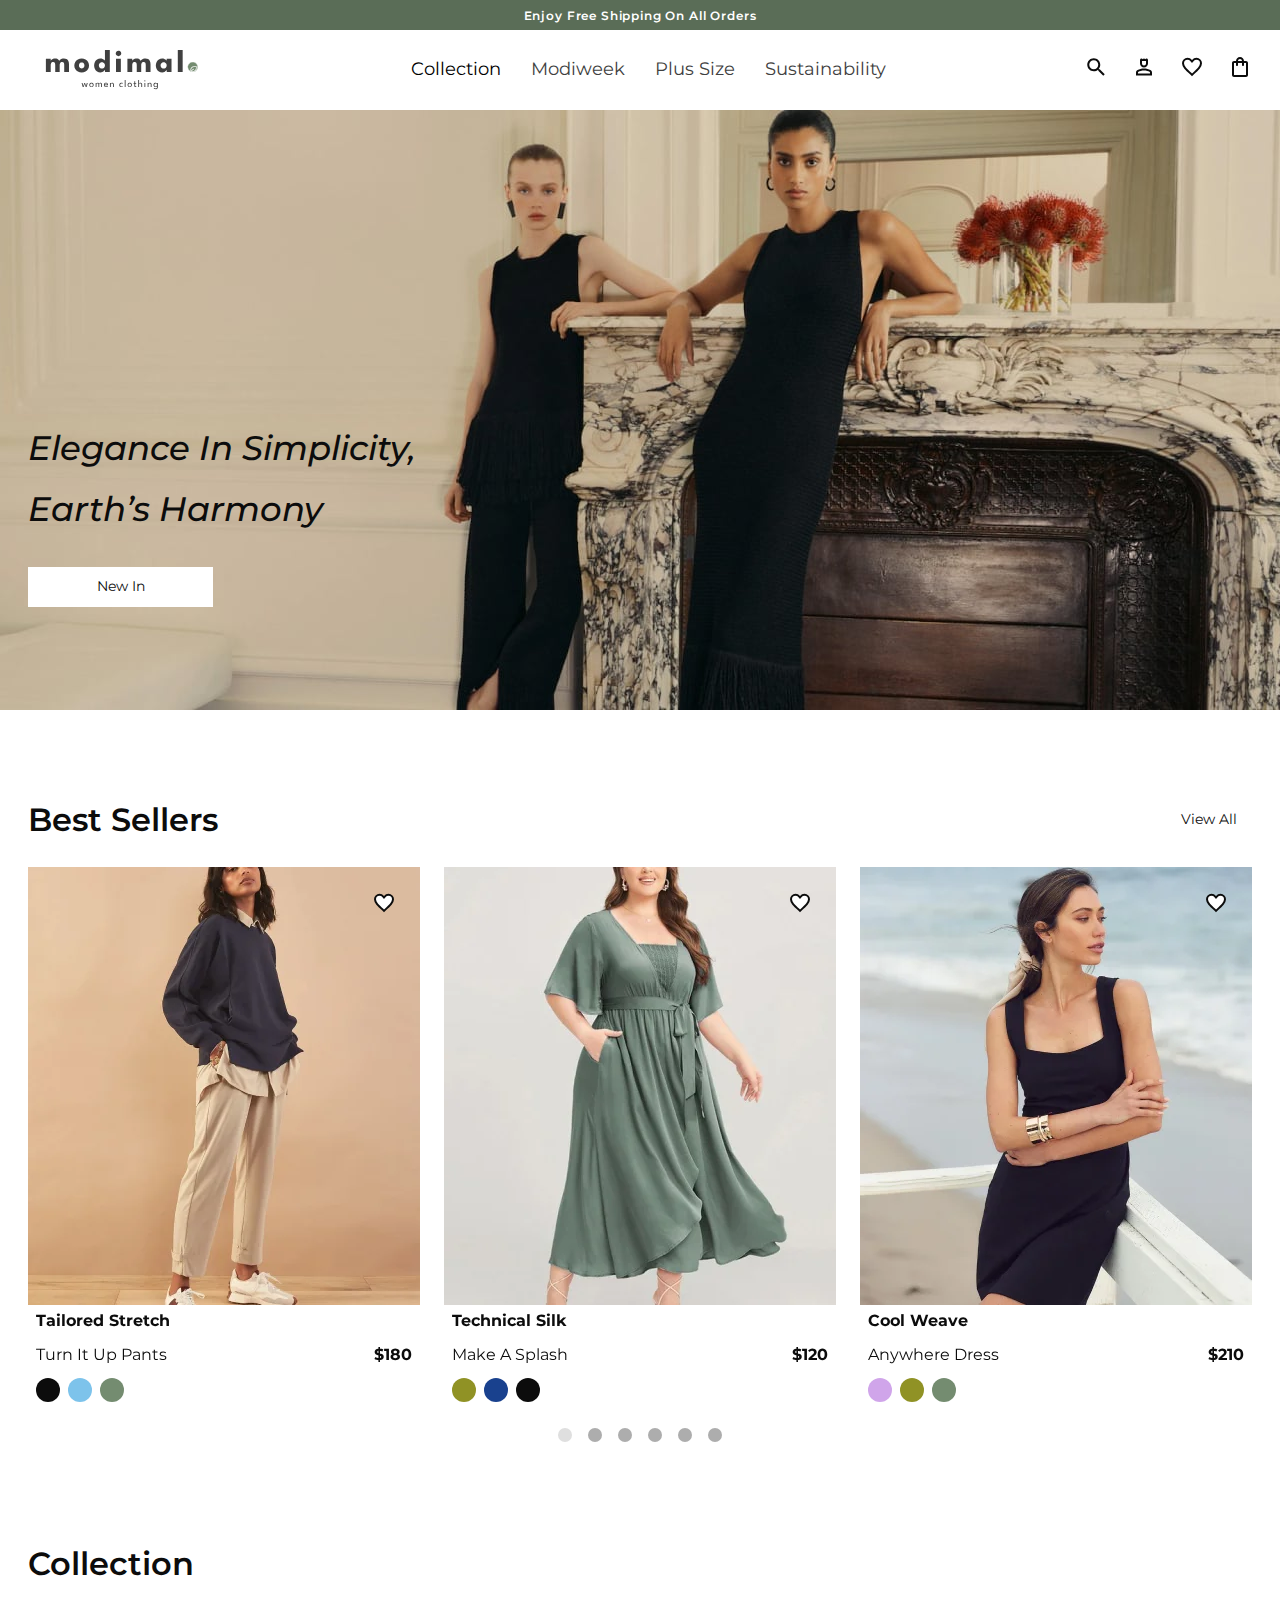
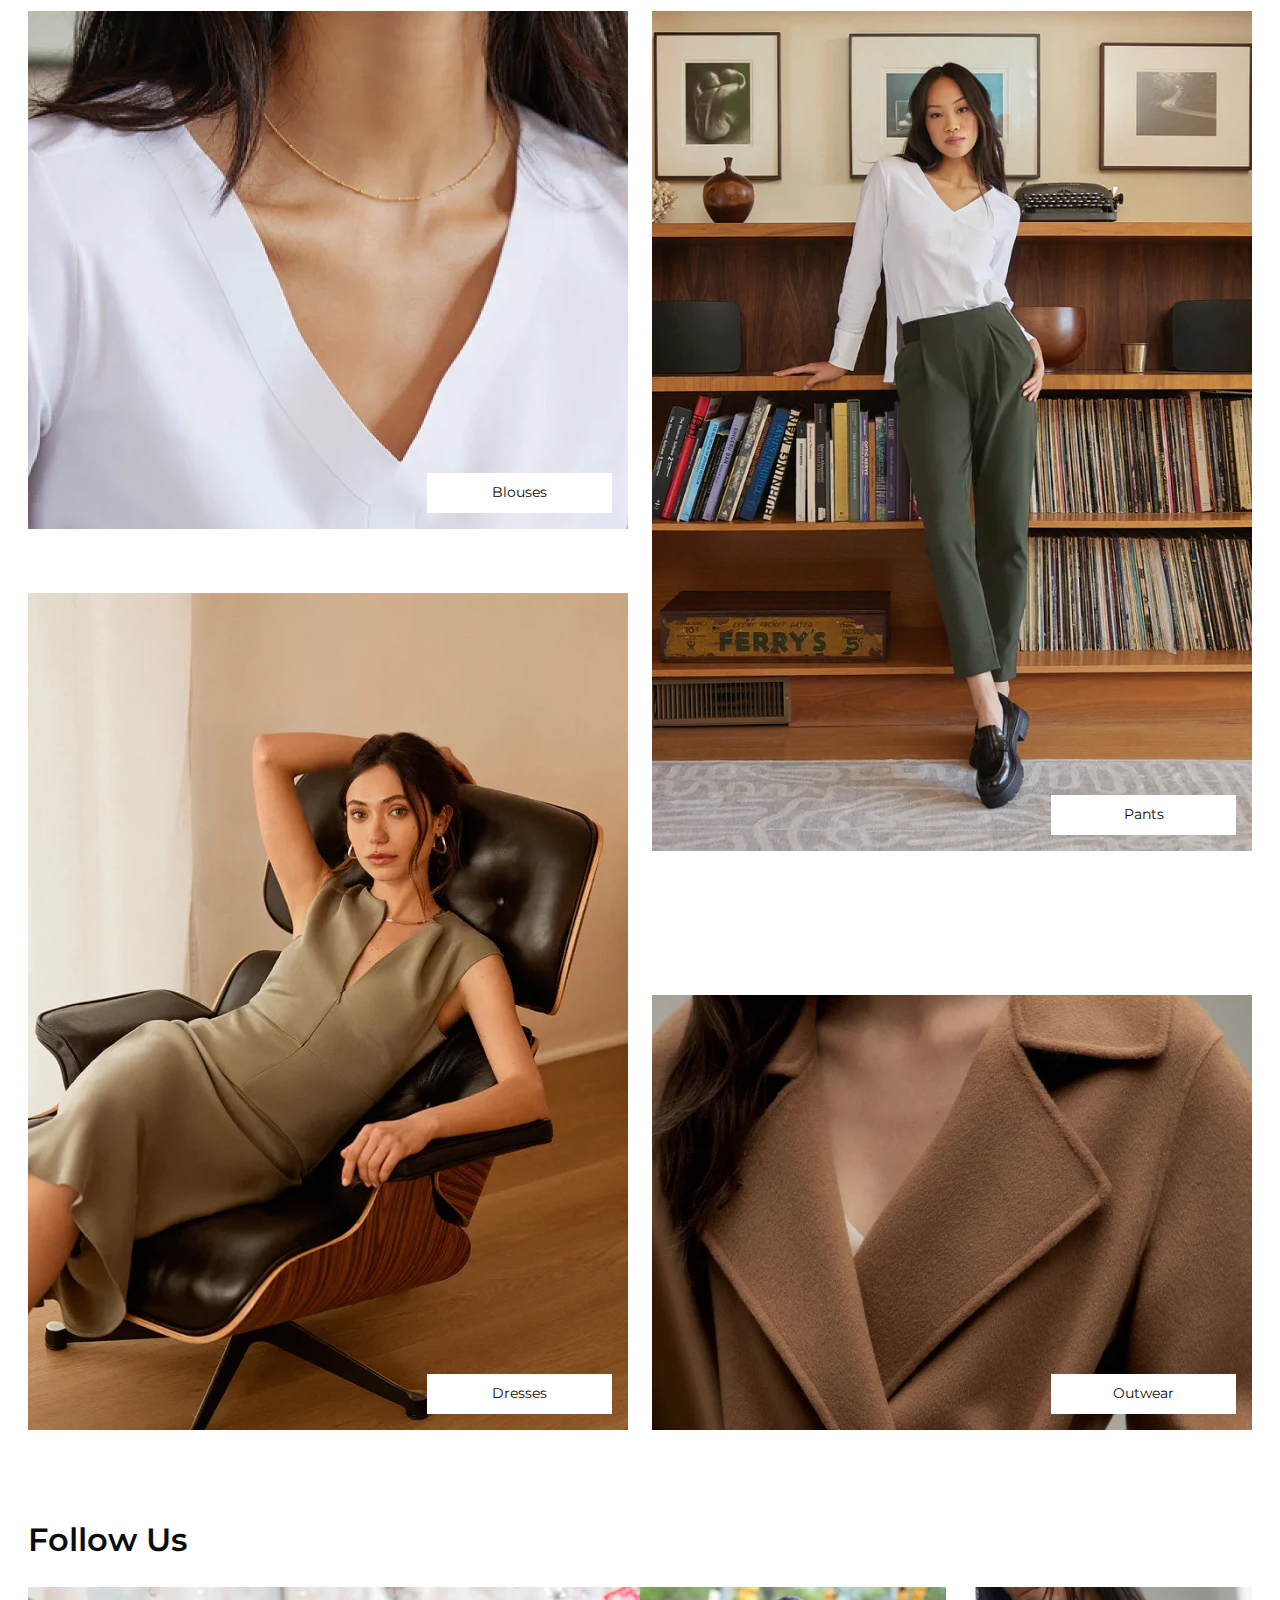
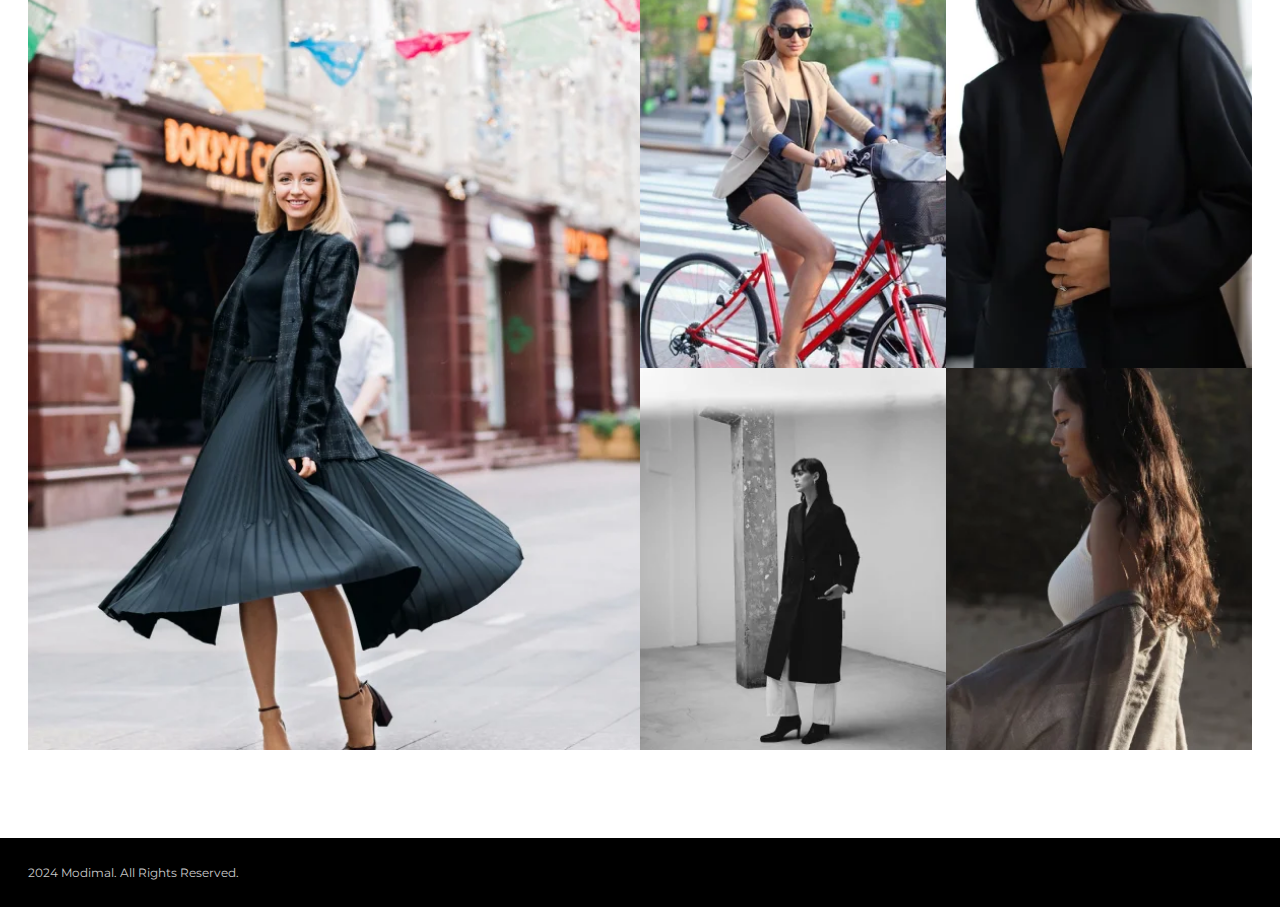
<file: docs/index.html>
<!DOCTYPE html><html lang="en"><head><meta charset="UTF-8"/><meta http-equiv="X-UA-Compatible" content="IE=edge"/><meta name="viewport" content="width=device-width, initial-scale=1.0"/><title>Modimal</title><link rel="stylesheet" href="./css/main.css"/><link rel="icon" type="image/x-icon" href="./img/favicons/favicon.svg"><link rel="apple-touch-icon" sizes="180x180" href="./img/favicons/apple-touch-icon.png"></head><body><section class="top-info"><div class="container"><p> Enjoy Free Shipping On&#160;All Orders</p></div></section><header class="header"><div class="container"><div class="header__row"><div class="header__logo"><div class="logo"> <a href="#!" class="logo"><img src="./img/logo/logo.svg" alt="Modimal"></a></div></div><nav class="header__nav nav"><ul class="nav__list"><li><a href="#!" class="active">Collection</a></li><li><a href="#!">Modiweek</a></li><li><a href="#!">Plus Size</a></li><li><a href="#!">Sustainability</a></li></ul></nav><div class="header__account header__account--first "><ul class="account"><li class="account__menu"> <button class="mobile-nav-btn"><div class="nav-icon"></div></button></li><li class="account__search"> <a href="#!"><svg class="icon icon--search"><use href="./img/svgsprite/sprite.symbol.svg#search"></use></svg></a></li><li> <a href="#!"><svg class="icon icon--person"><use href="./img/svgsprite/sprite.symbol.svg#person"></use></svg></a></li></ul></div><div class="header__account header__account--second"><ul class="account"><li> <a href="#!"><svg class="icon icon--favorite"><use href="./img/svgsprite/sprite.symbol.svg#favorite"></use></svg></a></li><li> <a href="#!"><svg class="icon icon--bag"><use href="./img/svgsprite/sprite.symbol.svg#bag"></use></svg></a></li></ul></div><div class="header__nav-btn"> <button class="mobile-nav-btn"><div class="nav-icon"></div></button></div></div></div></header><div class="mobile-nav"><div class="mobile-nav__links"><ul class="mobile-links"><li class="mobile-links__parent"> <button class="mobile-links__parent-btn"> <span class="mobile-links__parent-title">collection</span><svg class="mobile-links__parent-btn__icon icon icon--arrow-down"><use href="./img/svgsprite/sprite.symbol.svg#arrow-down"></use></svg></button><div class="mobile-sub"><ul class="mobile-sub-list"><li class="mobile-sub-list__item"> <a href="#!" class="mobile-sub-list-link">shop all</a></li><li class="mobile-sub-list__item"> <a href="#!" class="mobile-sub-list-link">tops & blouses</a></li><li class="mobile-sub-list__item"> <a href="#!" class="mobile-sub-list-link">tees</a></li><li class="mobile-sub-list__item"> <a href="#!" class="mobile-sub-list-link">pants</a></li><li class="mobile-sub-list__item"> <a href="#!" class="mobile-sub-list-link">jackets & outwears</a></li><li class="mobile-sub-list__item"> <a href="#!" class="mobile-sub-list-link">pullovers</a></li><li class="mobile-sub-list__item"> <a href="#!" class="mobile-sub-list-link">dresses & jumpsuits</a></li><li class="mobile-sub-list__item"> <a href="#!" class="mobile-sub-list-link">short & skirts</a></li></ul></div></li><li class="mobile-links__parent"> <button class="mobile-links__parent-btn"> <span class="mobile-links__parent-title">new in</span><svg class="icon icon--arrow-down"><use href="./img/svgsprite/sprite.symbol.svg#arrow-down"></use></svg></button><div class="mobile-sub"><ul class="mobile-sub-list"><li class="mobile-sub-list__item"> <a href="#!" class="mobile-sub-list-link">shop all</a></li><li class="mobile-sub-list__item"> <a href="#!" class="mobile-sub-list-link">tops & blouses</a></li><li class="mobile-sub-list__item"> <a href="#!" class="mobile-sub-list-link">tees</a></li><li class="mobile-sub-list__item"> <a href="#!" class="mobile-sub-list-link">pants</a></li><li class="mobile-sub-list__item"> <a href="#!" class="mobile-sub-list-link">jackets & outwears</a></li><li class="mobile-sub-list__item"> <a href="#!" class="mobile-sub-list-link">pullovers</a></li><li class="mobile-sub-list__item"> <a href="#!" class="mobile-sub-list-link">dresses & jumpsuits</a></li><li class="mobile-sub-list__item"> <a href="#!" class="mobile-sub-list-link">short & skirts</a></li></ul></div></li><li class="mobile-links__parent"> <button class="mobile-links__parent-btn"> <span class="mobile-links__parent-title">modiweek</span><svg class="icon icon--arrow-down"><use href="./img/svgsprite/sprite.symbol.svg#arrow-down"></use></svg></button><div class="mobile-sub"><ul class="mobile-sub-list"><li class="mobile-sub-list__item"> <a href="#!" class="mobile-sub-list-link">shop all</a></li><li class="mobile-sub-list__item"> <a href="#!" class="mobile-sub-list-link">tops & blouses</a></li><li class="mobile-sub-list__item"> <a href="#!" class="mobile-sub-list-link">tees</a></li><li class="mobile-sub-list__item"> <a href="#!" class="mobile-sub-list-link">pants</a></li><li class="mobile-sub-list__item"> <a href="#!" class="mobile-sub-list-link">jackets & outwears</a></li><li class="mobile-sub-list__item"> <a href="#!" class="mobile-sub-list-link">pullovers</a></li><li class="mobile-sub-list__item"> <a href="#!" class="mobile-sub-list-link">dresses & jumpsuits</a></li><li class="mobile-sub-list__item"> <a href="#!" class="mobile-sub-list-link">short & skirts</a></li></ul></div></li><li class="mobile-links__parent"> <button class="mobile-links__parent-btn"> <span class="mobile-links__parent-title">plus size</span><svg class="icon icon--arrow-down"><use href="./img/svgsprite/sprite.symbol.svg#arrow-down"></use></svg></button><div class="mobile-sub"><ul class="mobile-sub-list"><li class="mobile-sub-list__item"> <a href="#!" class="mobile-sub-list-link">shop all</a></li><li class="mobile-sub-list__item"> <a href="#!" class="mobile-sub-list-link">tops & blouses</a></li><li class="mobile-sub-list__item"> <a href="#!" class="mobile-sub-list-link">tees</a></li><li class="mobile-sub-list__item"> <a href="#!" class="mobile-sub-list-link">pants</a></li><li class="mobile-sub-list__item"> <a href="#!" class="mobile-sub-list-link">jackets & outwears</a></li><li class="mobile-sub-list__item"> <a href="#!" class="mobile-sub-list-link">pullovers</a></li><li class="mobile-sub-list__item"> <a href="#!" class="mobile-sub-list-link">dresses & jumpsuits</a></li><li class="mobile-sub-list__item"> <a href="#!" class="mobile-sub-list-link">short & skirts</a></li></ul></div></li><li class="mobile-links__parent"> <button class="mobile-links__parent-btn"> <span class="mobile-links__parent-title">sustainability</span><svg class="icon icon--arrow-down"><use href="./img/svgsprite/sprite.symbol.svg#arrow-down"></use></svg></button><div class="mobile-sub"><ul class="mobile-sub-list"><li class="mobile-sub-list__item"> <a href="#!" class="mobile-sub-list-link">shop all</a></li><li class="mobile-sub-list__item"> <a href="#!" class="mobile-sub-list-link">tops & blouses</a></li><li class="mobile-sub-list__item"> <a href="#!" class="mobile-sub-list-link">tees</a></li><li class="mobile-sub-list__item"> <a href="#!" class="mobile-sub-list-link">pants</a></li><li class="mobile-sub-list__item"> <a href="#!" class="mobile-sub-list-link">jackets & outwears</a></li><li class="mobile-sub-list__item"> <a href="#!" class="mobile-sub-list-link">pullovers</a></li><li class="mobile-sub-list__item"> <a href="#!" class="mobile-sub-list-link">dresses & jumpsuits</a></li><li class="mobile-sub-list__item"> <a href="#!" class="mobile-sub-list-link">short & skirts</a></li></ul></div></li></ul></div><div class="mobile-nav__btns"> <a href="#!" class="btn-outline"><svg class="icon icon--person"><use href="./img/svgsprite/sprite.symbol.svg#person"></use></svg>Log In</a> <a href="#!" class="btn-outline">Create Account</a></div></div><main class="main"><section class="hero"><div class="container"><div class="hero__content"><h1 class="hero__title"> Elegance in&#160;simplicity, Earth&#8217;s harmony</h1> <a href="#!" class="btn">New In</a></div></div></section><section class="best"><div class="container"><div class="best__title-wrapper"><h2 class="best__title title">Best Sellers</h2><div class="best__link"> <a href="#!" class="btn btn--small">View All</a></div></div><div class="best__cards"><div class="swiper"><div class="swiper-wrapper"><div class="swiper-slide"><article class="card"><div class="card__fav-btn"> <button class="card__btn-fav"><svg class="icon icon--favorite"><use href="./img/svgsprite/sprite.symbol.svg#favorite"></use></svg></button></div><div class="card__picture"><picture><source srcset="./img/best/best-01.webp 1x, ./img/best/best-01@2x.webp 2x" type="image/webp"><source srcset="./img/best/best-01.jpg 1x, ./img/best/best-01@2x.jpg 2x" type="image/jpeg"> <img src="./img/best/best-01.jpg" alt="tailored stretch" class="card__img"></picture></div><div class="card__body"><h3 class="card__title"><a href="#!">Tailored Stretch</a></h3><div class="card__cols"><div class="card__desc">turn it&#160;up&#160;pants</div><div class="card__price">$180</div></div><div class="card__colors"><div class="color color--black"></div><div class="color color--blue"></div><div class="color color--green"></div></div></div></article></div><div class="swiper-slide"><article class="card"><div class="card__fav-btn"> <button class="card__btn-fav"><svg class="icon icon--favorite"><use href="./img/svgsprite/sprite.symbol.svg#favorite"></use></svg></button></div><div class="card__picture"><picture><source srcset="./img/best/best-02.webp 1x, ./img/best/best-02@2x.webp 2x" type="image/webp"><source srcset="./img/best/best-02.jpg 1x, ./img/best/best-02@2x.jpg 2x" type="image/jpeg"> <img src="./img/best/best-02.jpg" alt="tailored stretch" class="card__img"></picture></div><div class="card__body"><h3 class="card__title"><a href="#!">Technical Silk</a></h3><div class="card__cols"><div class="card__desc">Make A&#160;Splash</div><div class="card__price">$120</div></div><div class="card__colors"><div class="color color--olive"></div><div class="color color--navy"></div><div class="color color--black"></div></div></div></article></div><div class="swiper-slide"><article class="card"><div class="card__fav-btn"> <button class="card__btn-fav"><svg class="icon icon--favorite"><use href="./img/svgsprite/sprite.symbol.svg#favorite"></use></svg></button></div><div class="card__picture"><picture><source srcset="./img/best/best-03.webp 1x, ./img/best/best-03@2x.webp 2x" type="image/webp"><source srcset="./img/best/best-03.jpg 1x, ./img/best/best-03@2x.jpg 2x" type="image/jpeg"> <img src="./img/best/best-03.jpg" alt="tailored stretch" class="card__img"></picture></div><div class="card__body"><h3 class="card__title"><a href="#!">Cool Weave</a></h3><div class="card__cols"><div class="card__desc">Anywhere Dress</div><div class="card__price">$210</div></div><div class="card__colors"><div class="color color--pink"></div><div class="color color--olive"></div><div class="color color--green"></div></div></div></article></div><div class="swiper-slide"><article class="card"><div class="card__fav-btn"> <button class="card__btn-fav"><svg class="icon icon--favorite"><use href="./img/svgsprite/sprite.symbol.svg#favorite"></use></svg></button></div><div class="card__picture"><picture><source srcset="./img/best/best-04.webp 1x, ./img/best/best-04@2x.webp 2x" type="image/webp"><source srcset="./img/best/best-04.jpg 1x, ./img/best/best-04@2x.jpg 2x" type="image/jpeg"> <img src="./img/best/best-04.jpg" alt="tailored stretch" class="card__img"></picture></div><div class="card__body"><h3 class="card__title"><a href="#!">Cool Dress</a></h3><div class="card__cols"><div class="card__desc">Anywhere Dress</div><div class="card__price">$210</div></div><div class="card__colors"><div class="color color--white"></div><div class="color color--black"></div><div class="color color--green"></div></div></div></article></div><div class="swiper-slide"><article class="card"><div class="card__fav-btn"> <button class="card__btn-fav"><svg class="icon icon--favorite"><use href="./img/svgsprite/sprite.symbol.svg#favorite"></use></svg></button></div><div class="card__picture"><picture><source srcset="./img/best/best-05.webp 1x, ./img/best/best-05@2x.webp 2x" type="image/webp"><source srcset="./img/best/best-05.jpg 1x, ./img/best/best-05@2x.jpg 2x" type="image/jpeg"> <img src="./img/best/best-05.jpg" alt="tailored stretch" class="card__img"></picture></div><div class="card__body"><h3 class="card__title"><a href="#!">Cool Blause</a></h3><div class="card__cols"><div class="card__desc">Anywhere Dress</div><div class="card__price">$210</div></div><div class="card__colors"><div class="color color--blue"></div><div class="color color--white"></div><div class="color color--green"></div></div></div></article></div><div class="swiper-slide"><article class="card"><div class="card__fav-btn"> <button class="card__btn-fav"><svg class="icon icon--favorite"><use href="./img/svgsprite/sprite.symbol.svg#favorite"></use></svg></button></div><div class="card__picture"><picture><source srcset="./img/best/best-06.webp 1x, ./img/best/best-06@2x.webp 2x" type="image/webp"><source srcset="./img/best/best-06.jpg 1x, ./img/best/best-06@2x.jpg 2x" type="image/jpeg"> <img src="./img/best/best-06.jpg" alt="tailored stretch" class="card__img"></picture></div><div class="card__body"><h3 class="card__title"><a href="#!">Summer Dress</a></h3><div class="card__cols"><div class="card__desc">Anywhere Dress</div><div class="card__price">$210</div></div><div class="card__colors"><div class="color color--white"></div><div class="color color--olive"></div><div class="color color--green"></div></div></div></article></div></div><div class="swiper-pagination"></div></div></div></div></section><section class="collection"><div class="container"><h2 class="collection__title title"> Collection</h2><div class="collection__cols"><div class="collection__col"><article class="card-collection"><picture><source srcset="./img/collection/collection-01.webp 1x, ./img/collection/collection-01@2x.webp 2x" type="image/webp"><source srcset="./img/collection/collection-01.jpg 1x, ./img/collection/collection-01@2x.jpg 2x" type="image/jpeg"> <img src="./img/collection/collection-01.jpg" alt="card one" class="card-collection__img"></picture><div class="card-collection__link"> <a href="#!" class="btn btn--mobile-wide">Blouses</a></div></article><article class="card-collection"><picture><source srcset="./img/collection/collection-02.webp 1x, ./img/collection/collection-02@2x.webp 2x" type="image/webp"><source srcset="./img/collection/collection-02.jpg 1x, ./img/collection/collection-02@2x.jpg 2x" type="image/jpeg"> <img src="./img/collection/collection-02.jpg" alt="card one" class="card-collection__img"></picture><div class="card-collection__link"> <a href="#!" class="btn btn--mobile-wide">Dresses</a></div></article></div><div class="collection__col"><article class="card-collection"><picture><source srcset="./img/collection/collection-03.webp 1x, ./img/collection/collection-03@2x.webp 2x" type="image/webp"><source srcset="./img/collection/collection-03.jpg 1x, ./img/collection/collection-03@2x.jpg 2x" type="image/jpeg"> <img src="./img/collection/collection-03.jpg" alt="card one" class="card-collection__img"></picture><div class="card-collection__link"> <a href="#!" class="btn btn--mobile-wide">Pants</a></div></article><article class="card-collection"><picture><source srcset="./img/collection/collection-04.webp 1x, ./img/collection/collection-04@2x.webp 2x" type="image/webp"><source srcset="./img/collection/collection-04.jpg 1x, ./img/collection/collection-04@2x.jpg 2x" type="image/jpeg"> <img src="./img/collection/collection-04.jpg" alt="card one" class="card-collection__img"></picture><div class="card-collection__link"> <a href="#!" class="btn btn--mobile-wide">Outwear</a></div></article></div></div></div></section><section class="section-follow"><div class="container"><h2 class="follow__title title">Follow us</h2><div class="follow__grid"><picture><source srcset="./img/follow/follow-01.webp 1x, ./img/follow/follow-01@2x.webp 2x" type="image/webp"><source srcset="./img/follow/follow-01.jpg 1x, ./img/follow/follow-01@2x.jpg 2x" type="image/jpeg"> <img src="./img/follow/follow-01.jpg" alt="follow us" class="follow__img"></picture><picture><source srcset="./img/follow/follow-02.webp 1x, ./img/follow/follow-02@2x.webp 2x" type="image/webp"><source srcset="./img/follow/follow-02.jpg 1x, ./img/follow/follow-02@2x.jpg 2x" type="image/jpeg"> <img src="./img/follow/follow-02.jpg" alt="follow us" class="follow__img"></picture><picture><source srcset="./img/follow/follow-03.webp 1x, ./img/follow/follow-03@2x.webp 2x" type="image/webp"><source srcset="./img/follow/follow-03.jpg 1x, ./img/follow/follow-03@2x.jpg 2x" type="image/jpeg"> <img src="./img/follow/follow-03.jpg" alt="follow us" class="follow__img"></picture><picture><source srcset="./img/follow/follow-04.webp 1x, ./img/follow/follow-04@2x.webp 2x" type="image/webp"><source srcset="./img/follow/follow-04.jpg 1x, ./img/follow/follow-04@2x.jpg 2x" type="image/jpeg"> <img src="./img/follow/follow-04.jpg" alt="follow us" class="follow__img"></picture><picture><source srcset="./img/follow/follow-05.webp 1x, ./img/follow/follow-05@2x.webp 2x" type="image/webp"><source srcset="./img/follow/follow-05.jpg 1x, ./img/follow/follow-05@2x.jpg 2x" type="image/jpeg"> <img src="./img/follow/follow-05.jpg" alt="follow us" class="follow__img"></picture></div></div></section></main><footer class="footer"><div class="container"><div class="footer__copyright"><p>2024 modimal. All Rights Reserved.</p></div></div></footer><script src="./js/index.bundle.js"></script></body></html>
</file>
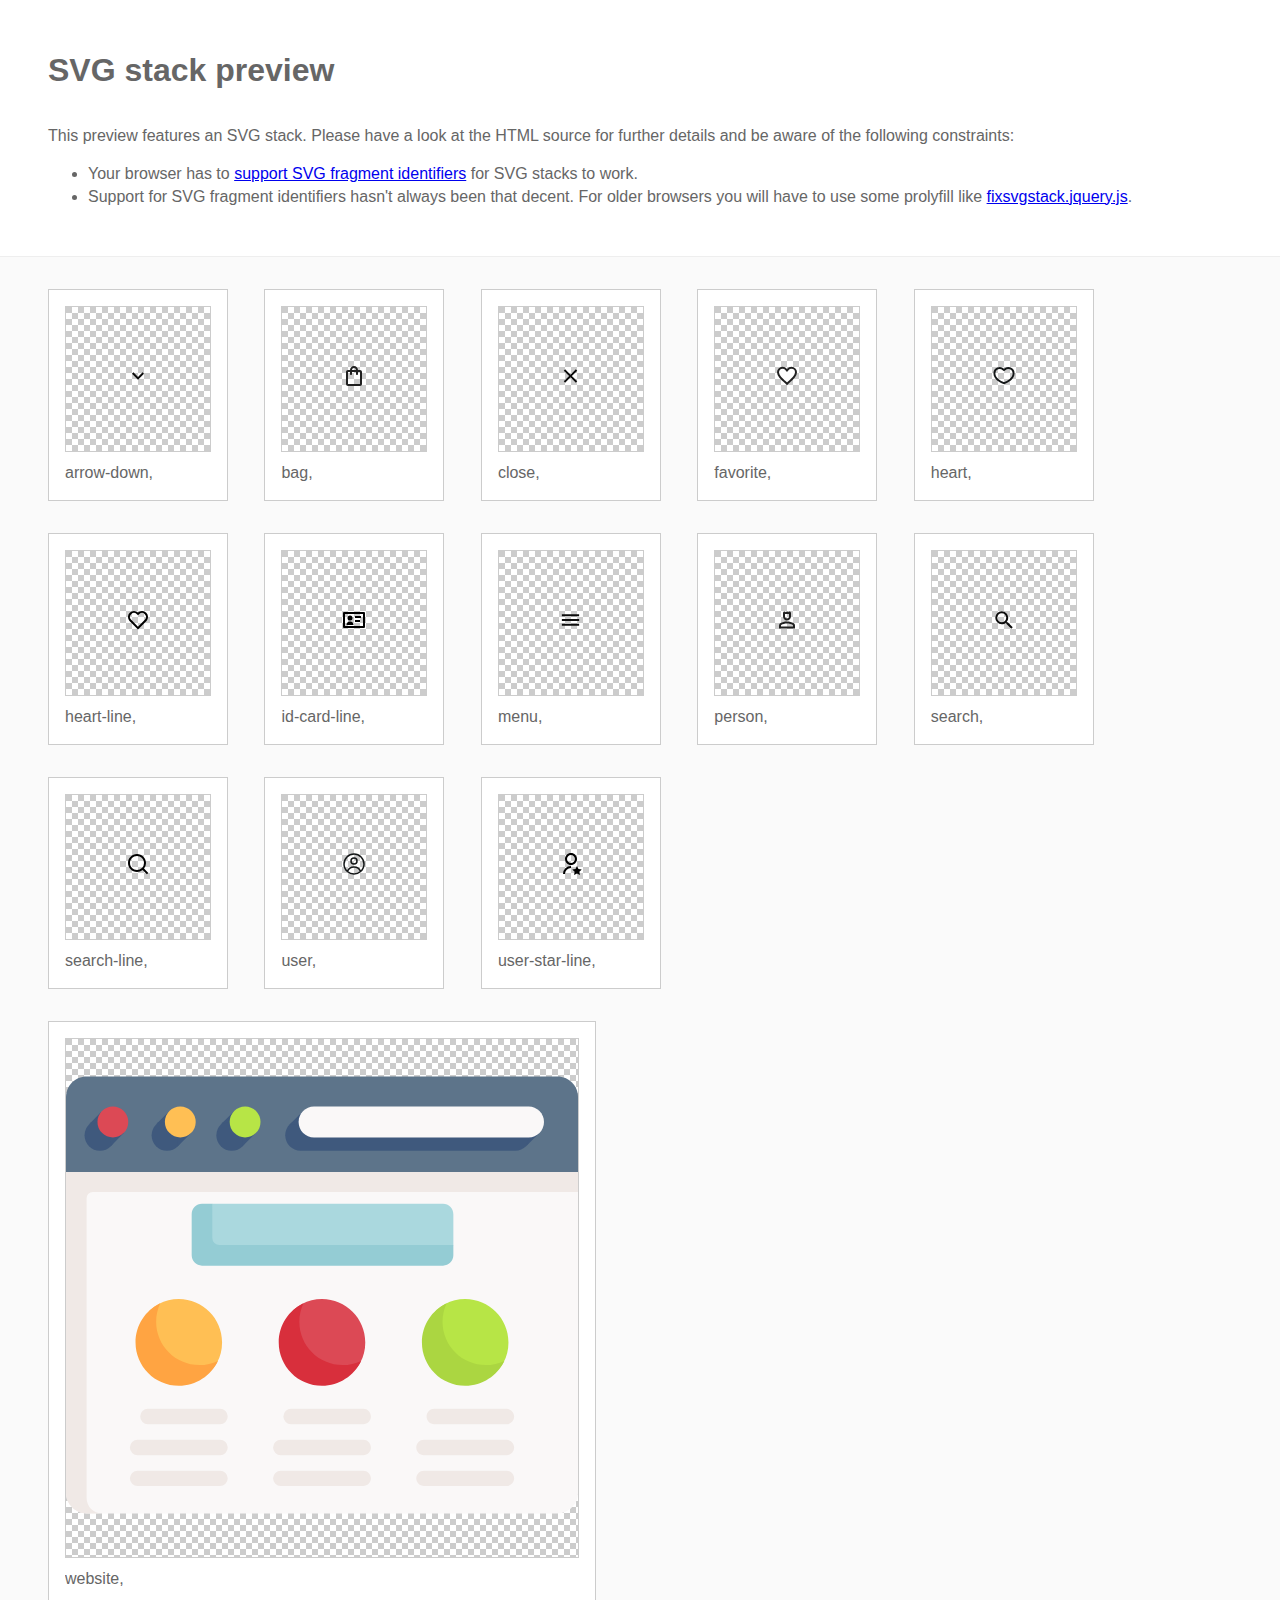
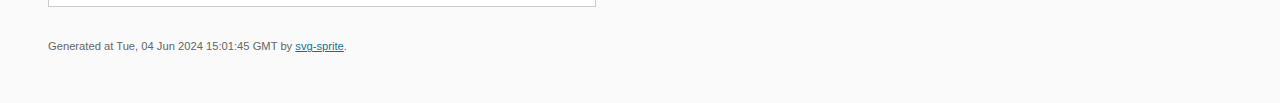
<file: docs/img/svgsprite/stack/sprite.stack.html>
<!doctype html>
<html lang="en">
    <head>
        <meta charset="utf-8">
        <title>SVG stack preview | svg-sprite</title>
        <style>
            body {
                padding: 0;
                margin: 0;
                color: #666;
                background: #fafafa;
                font-family: Arial, Helvetica, sans-serif;
                font-size: 1em;
                line-height: 1.4;
            }

            header {
                display: block;
                padding: 3em 3em 2em;
                background-color: #fff;
            }

            header p {
                margin: 2em 0 0;
            }

            section {
                border-top: 1px solid #eee;
                padding: 2em 3em 0;
            }

            section ul {
                margin: 0;
                padding: 0;
            }

            section li {
                display: inline-block;
                background-color: #fff;
                position: relative;
                margin: 0 2em 2em 0;
                vertical-align: top;
                border: 1px solid #ccc;
                padding: 1em 1em 3em;
                cursor: default;
            }

            .icon-box {
                margin: 0;
                width: 144px;
                height: 144px;
                position: relative;
                background: #ccc url("data:image/svg+xml,%3Csvg xmlns='http://www.w3.org/2000/svg' width='12' height='12'%3E%3Cpath fill='%23fff' d='M6 0h6v6H6zM0 6h6v6H0z'/%3E%3C/svg%3E") top left repeat;
                border: 1px solid #ccc;
                display: table-cell;
                vertical-align: middle;
                text-align: center;
            }

            .icon {
                display: inline-block;
            }

            h1 {
                margin-top: 0;
            }

            h2 {
                margin: 0;
                padding: 0;
                font-size: 1em;
                font-weight: 400;
                white-space: nowrap;
                overflow: hidden;
                text-overflow: ellipsis;
                position: absolute;
                left: 1em;
                right: 1em;
                bottom: 1em;
            }

            footer {
                display: block;
                margin: 0;
                padding: 0 3em 3em;
            }

            footer p {
                margin: 0;
                font-size: .7em;
            }

            footer a {
                color: #0f7595;
                margin-left: 0;
            }
        </style>

<!--
Sprite shape dimensions
====================================================================================================
You will need to set the sprite shape dimensions via CSS when you use them as stack SVGs, otherwise
they would become a huge 100% in size. You may use the following dimension classes for doing so.
They might well be outsourced to an external stylesheet of course.
-->

<style>
 .svg-arrow-down-dims { width: 24px; height: 24px; }
 .svg-bag-dims { width: 24px; height: 24px; }
 .svg-close-dims { width: 25px; height: 24px; }
 .svg-favorite-dims { width: 24px; height: 24px; }
 .svg-heart-dims { width: 24px; height: 25px; }
 .svg-heart-line-dims { width: 24px; height: 24px; }
 .svg-id-card-line-dims { width: 24px; height: 24px; }
 .svg-menu-dims { width: 25px; height: 24px; }
 .svg-person-dims { width: 24px; height: 24px; }
 .svg-search-dims { width: 24px; height: 24px; }
 .svg-search-line-dims { width: 24px; height: 24px; }
 .svg-user-dims { width: 24px; height: 24px; }
 .svg-user-star-line-dims { width: 24px; height: 24px; }
 .svg-website-dims { width: 512px; height: 512px; }
</style>

<!--
====================================================================================================
-->

    </head>
    <body>
        <header>
            <h1>SVG stack preview</h1>
            <p>This preview features an SVG stack. Please have a look at the HTML source for further details and be aware of the following constraints:</p>
            <ul>
                <li>Your browser has to <a href="https://caniuse.com/svg-fragment" target="_blank" rel="noopener noreferrer">support SVG fragment identifiers</a> for SVG stacks to work.</li>
                <li>Support for SVG fragment identifiers hasn't always been that decent. For older browsers you will have to use some prolyfill like <a href="https://github.com/preciousforever/SVG-Stacker/blob/master/fixsvgstack.jquery.js" target="_blank" rel="noopener noreferrer">fixsvgstack.jquery.js</a>.</li>
            </ul>
        </header>
        <section>

<!--
SVG stack
====================================================================================================
These SVG images make use of fragment identifiers (IDs) to reference certain portions of the
external sprite. By default, all shapes inside the sprite are hidden by CSS. The `:target` pseudo
selector is used to show the very shape that is referenced by the fragment identifier.
-->

            <ul>

             <li title="arrow-down">
                    <div class="icon-box">
                        <img src="svg/sprite.stack.svg#arrow-down" class="svg-arrow-down-dims" alt="arrow-down">
                    </div>
                    <h2>arrow-down, </h2>
                </li>
             <li title="bag">
                    <div class="icon-box">
                        <img src="svg/sprite.stack.svg#bag" class="svg-bag-dims" alt="bag">
                    </div>
                    <h2>bag, </h2>
                </li>
             <li title="close">
                    <div class="icon-box">
                        <img src="svg/sprite.stack.svg#close" class="svg-close-dims" alt="close">
                    </div>
                    <h2>close, </h2>
                </li>
             <li title="favorite">
                    <div class="icon-box">
                        <img src="svg/sprite.stack.svg#favorite" class="svg-favorite-dims" alt="favorite">
                    </div>
                    <h2>favorite, </h2>
                </li>
             <li title="heart">
                    <div class="icon-box">
                        <img src="svg/sprite.stack.svg#heart" class="svg-heart-dims" alt="heart">
                    </div>
                    <h2>heart, </h2>
                </li>
             <li title="heart-line">
                    <div class="icon-box">
                        <img src="svg/sprite.stack.svg#heart-line" class="svg-heart-line-dims" alt="heart-line">
                    </div>
                    <h2>heart-line, </h2>
                </li>
             <li title="id-card-line">
                    <div class="icon-box">
                        <img src="svg/sprite.stack.svg#id-card-line" class="svg-id-card-line-dims" alt="id-card-line">
                    </div>
                    <h2>id-card-line, </h2>
                </li>
             <li title="menu">
                    <div class="icon-box">
                        <img src="svg/sprite.stack.svg#menu" class="svg-menu-dims" alt="menu">
                    </div>
                    <h2>menu, </h2>
                </li>
             <li title="person">
                    <div class="icon-box">
                        <img src="svg/sprite.stack.svg#person" class="svg-person-dims" alt="person">
                    </div>
                    <h2>person, </h2>
                </li>
             <li title="search">
                    <div class="icon-box">
                        <img src="svg/sprite.stack.svg#search" class="svg-search-dims" alt="search">
                    </div>
                    <h2>search, </h2>
                </li>
             <li title="search-line">
                    <div class="icon-box">
                        <img src="svg/sprite.stack.svg#search-line" class="svg-search-line-dims" alt="search-line">
                    </div>
                    <h2>search-line, </h2>
                </li>
             <li title="user">
                    <div class="icon-box">
                        <img src="svg/sprite.stack.svg#user" class="svg-user-dims" alt="user">
                    </div>
                    <h2>user, </h2>
                </li>
             <li title="user-star-line">
                    <div class="icon-box">
                        <img src="svg/sprite.stack.svg#user-star-line" class="svg-user-star-line-dims" alt="user-star-line">
                    </div>
                    <h2>user-star-line, </h2>
                </li>
             <li title="website">
                    <div class="icon-box">
                        <img src="svg/sprite.stack.svg#website" class="svg-website-dims" alt="website">
                    </div>
                    <h2>website, </h2>
                </li>
         </ul>

<!--
====================================================================================================
-->

        </section>
        <footer>
            <p>Generated at Tue, 04 Jun 2024 15:01:45 GMT by <a href="https://github.com/svg-sprite/svg-sprite" target="_blank" rel="noopener noreferrer">svg-sprite</a>.</p>
        </footer>
    </body>
</html>
</file>
<file: docs/css/main.css>
@charset "UTF-8";@import url(https://fonts.googleapis.com/css?family=Montserrat:100,200,300,regular,500,600,700,800,900,100italic,200italic,300italic,italic,500italic,600italic,700italic,800italic,900italic);*{padding:0;margin:0;border:0}*,::after,::before{-webkit-box-sizing:border-box;box-sizing:border-box}a,a:hover,a:link,a:visited{text-decoration:none}aside,footer,header,legend,main,nav,section{display:block}h1,h2,h3,h4,h5,h6,p{font-size:inherit;font-weight:inherit}ul,ul li{list-style:none}img{vertical-align:top}img,svg{max-width:100%;height:auto}address{font-style:normal}input,select,textarea{background-color:transparent}button,input,select,textarea{font-family:inherit;font-size:inherit;color:inherit}input::-ms-clear{display:none}button,input[type=submit]{display:inline-block;-webkit-box-shadow:none;box-shadow:none;background-color:transparent;background:0 0;cursor:pointer}button:active,button:focus,input:active,input:focus{outline:0}button::-moz-focus-inner{padding:0;border:0}label{cursor:pointer}:root{--container-width:1254px;--container-padding:15px;--font-main:"Montserrat", sans-serif;--font-accent:"Montserrat", sans-serif;--font-titles:var(--font-accent);--page-bg:#fff;--text-color:#000;--accent:#ac182c;--link-color:#2578c8;--laptop-size:1199px;--tablet-size:959px;--mobile-size:599px;--primary:#748c70;--black:#0c0c0c;--white:#fff;--primary-primary25:#f0f2ef;--primary-primary50:#d1d9cf;--primary-primary100:#b2bfaf;--primary-primary200:#a2b39f;--primary-primary300:#93a690;--primary-primary400:#839980;--primary-primary-600:#5a6d57;--primary-primary-700:#404e3e;--primary-primary750:#343e32;--primary-primary800:#272f25;--primary-primary900:#0d100c;--neutral-backgroundfaf9f5:#faf9f5;--neutral-graydfdfdf:#dfdfdf;--neutral-grayededed:#ededed;--neutral-grayf9f9f9:#f9f9f9;--neutral-graycbcbcb:#cbcbcb;--neutral-grayadadad:#adadad;--neutral-gray868686:#868686;--neutral-gray606060:#606060;--neutral-gray404040:#404040;--neutral-gray202020:#202020;--neutral-gray0c0c0c:#0c0c0c;--state-color-warning-bg:#f7e4c9;--state-color-warning-light:#ecbb77;--state-color-warning:#e09126;--state-color-error-bg:#fff2f2;--state-color-error-light:#ed2e2e;--state-color-error:#c30000;--state-color-success-bg:#f3fdfa;--state-color-success-light:#00ba88;--state-color-success:#00966d}:root :root{--font-family:"Montserrat", sans-serif}.dark{--page-bg:#252526;--text-color:#fff}html{scroll-behavior:smooth;background-color:#272727}body{background-color:var(--page-bg);color:var(--text-color);font-family:var(--font-main);text-wrap:balance}img{display:block}a{color:var(--link-color)}code,pre.code{background-color:#e9f1f6;padding:.2rem;border-radius:4px}pre.code{overflow-x:auto;padding:1rem}.docs{display:grid;line-height:1.5}.docs p{margin:1rem 0}.docs ol,.docs ul{padding-left:2rem}.docs ol li,.docs ul li{list-style:disc;margin-bottom:.5rem}.docs ol li{list-style:decimal}.docs section,.docs section.docs{padding:40px 0}.docs section+section{border-top:1px solid #dae5e9}.docs small{font-size:1rem;color:#acacac}.docs .title-1:first-child,.docs .title-2:first-child{margin-top:0!important}.test,.test-2{width:600px;height:300px;margin:50px auto;background-color:#999;background-position:center center;background-size:cover;background-repeat:no-repeat}.test{background-image:url(./../img/project-02.jpg)}.test-2{background-image:-webkit-image-set(url(./../img/project-02.jpg) 1x,url(./../img/project-02@2x.jpg) 2x);background-image:image-set(url(./../img/project-02.jpg) 1x,url(./../img/project-02@2x.jpg) 2x)}.font-1{font-family:"Montserrat";font-weight:700;font-style:italic}.font-2{font-family:"FirasansBook";font-weight:400}.none{display:none!important}.visually-hidden{position:absolute;width:1px;height:1px;margin:-1px;border:0;padding:0;white-space:nowrap;-webkit-clip-path:inset(100%);clip-path:inset(100%);clip:rect(0 0 0 0);overflow:hidden}.no-scroll{overflow-y:hidden}.text-left{text-align:left}.text-right{text-align:right}.text-center{text-align:center}.d-flex{display:-webkit-box;display:-ms-flexbox;display:flex}.flex-center{-webkit-box-pack:center;-ms-flex-pack:center;justify-content:center}.content-demo{margin-bottom:5rem;padding:1rem;background-color:#dadada}.container,.container-full{padding:0 var(--container-padding)}.container{margin:0 auto;max-width:var(--container-width);width:100%}.container-full{max-width:100%}.container-left-50,.container-right-50{padding:0 var(--container-padding);max-width:50%}.container-right-50{margin-left:auto}.container-right{padding-left:calc((100% - var(--container-width))/2 + var(--container-padding))}.container-left{padding-right:calc((100% - var(--container-width))/2 + var(--container-padding))}.container-half-left{padding-right:calc((100% - var(--container-width))/2 + var(--container-width)/2);padding-left:calc((100% - var(--container-width))/2 + var(--container-padding))}.container-half-right{padding-left:calc((100% - var(--container-width))/2 + var(--container-width)/2);padding-right:calc((100% - var(--container-width))/2 + var(--container-padding))}.account,body,html{display:-webkit-box;display:-ms-flexbox;display:flex}body,html{min-height:100vh;-webkit-box-orient:vertical;-webkit-box-direction:normal;-ms-flex-direction:column;flex-direction:column}.account{-webkit-box-align:center;-ms-flex-align:center;align-items:center;gap:24px}.account a{display:inline-block;-webkit-transition:all .2s ease-in;transition:all .2s ease-in}.account a:hover,.btn:hover,a.btn:hover{background:var(--neutral-grayededed)}.account__menu{display:none}.best__title-wrapper{margin-bottom:24px;display:-webkit-box;display:-ms-flexbox;display:flex;-webkit-box-pack:justify;-ms-flex-pack:justify;justify-content:space-between;-webkit-box-align:center;-ms-flex-align:center;align-items:center}.btn,a.btn{display:inline-block;padding:8px;min-width:185px;height:40px;background:var(--white);font-family:var(--font-family);font-weight:400;font-size:14px;line-height:171%;text-transform:capitalize;text-align:center;color:var(--black);-webkit-transition:all .2s ease-in;transition:all .2s ease-in}.btn--small,a.btn--small{min-width:unset;padding-left:15px;padding-right:15px}.btn-outline,a.btn-outline{display:inline-block;border:1px solid var(--primary-primary-600);padding:8px 16px;height:40px;display:-webkit-box;display:-ms-flexbox;display:flex;gap:4px;-webkit-box-align:center;-ms-flex-align:center;align-items:center;-webkit-box-pack:center;-ms-flex-pack:center;justify-content:center;font-family:var(--font-family);font-weight:400;font-size:14px;line-height:171%;text-transform:capitalize;text-align:center;color:var(--primary-primary-600)}.card-collection{position:relative}.card-collection__link{position:absolute;right:16px;bottom:16px}.card-collection__link.btn::after,.card__title a::after{content:"";position:absolute;left:0;top:0;width:100%;height:100%}.card{position:relative}.card__fav-btn{position:absolute;top:24px;right:24px;z-index:2}.card__btn-fav:hover .icon--favorite{stroke:#e33279}.card__btn-fav--selected .icon--favorite{stroke:var(--state-color-error);fill:var(--state-color-error)}.card__btn-fav--selected .icon--favorite:hover{stroke:var(--state-color-error)}.card__body{padding:5.5px 8px;display:grid;gap:8px}.card__title{font-family:var(--font-family);font-weight:700;font-size:16px;line-height:140%;text-transform:capitalize}.card__title,.card__title a{color:var(--black)}.card__title a::after{color:var(--black)}.card__cols{display:grid;grid-template-columns:1fr auto;gap:12px}.card__desc,.card__price{font-family:var(--font-family);font-weight:400;font-size:16px;line-height:180%;text-transform:capitalize;color:var(--black)}.card__price{text-align:right;font-weight:700}.card__colors{display:-webkit-box;display:-ms-flexbox;display:flex;-webkit-box-align:center;-ms-flex-align:center;align-items:center;gap:8px}.collection__title{margin-bottom:24px}.collection__cols{display:grid;grid-template-columns:1fr 1fr;gap:24px}.collection__col{display:-webkit-box;display:-ms-flexbox;display:flex;-webkit-box-orient:vertical;-webkit-box-direction:normal;-ms-flex-direction:column;flex-direction:column;gap:64px;-webkit-box-pack:justify;-ms-flex-pack:justify;justify-content:space-between}.color{width:24px;height:24px;background-color:gray;border-radius:50%}.color--black{background-color:var(--black)}.color--blue{background-color:#7dc3eb}.color--green{background-color:var(--primary)}.color--olive{background-color:#909225}.color--navy{background-color:#19418e}.color--pink{background-color:#d0a5ea}.color--white{background-color:#fff;border:1px solid #d0d0d0}.follow__title{margin-bottom:24px}.follow__grid{display:grid;grid-template-columns:repeat(4,1fr);grid-template-rows:1fr 1fr}.follow__grid>:first-child{grid-column:span 2;grid-row:span 2}.follow__grid img{width:100%;height:100%;-o-object-fit:cover;object-fit:cover}.footer{margin-top:88px;padding:24px 0;background-color:#000;font-family:var(--font-family);font-weight:400;font-size:12px;line-height:180%;text-transform:capitalize;color:var(--neutral-graycbcbcb)}.header{position:relative;z-index:100;padding:16px 0 18px;background-color:#fff}.header__row{display:-webkit-box;display:-ms-flexbox;display:flex;-webkit-box-pack:justify;-ms-flex-pack:justify;justify-content:space-between;-webkit-box-align:center;-ms-flex-align:center;align-items:center}.header__logo{-ms-flex-negative:0;flex-shrink:0}.header__nav{margin-left:auto}.header__account--first{margin-left:auto;margin-right:24px}.header__nav-btn{display:none}.hero{height:600px;padding-bottom:103px;background-color:#fff;background-image:url(./../img/hero/hero.jpg);background-position:30% center;background-size:cover;background-repeat:no-repeat}.hero .container{height:100%}.hero__content{height:100%;display:-webkit-box;display:-ms-flexbox;display:flex;-webkit-box-orient:vertical;-webkit-box-direction:normal;-ms-flex-direction:column;flex-direction:column;-webkit-box-pack:end;-ms-flex-pack:end;justify-content:flex-end;-webkit-box-align:start;-ms-flex-align:start;align-items:flex-start;gap:27px}.hero__title{max-width:494px;font-family:var(--font-family);font-style:italic;font-weight:500;font-size:34px;line-height:180%;text-transform:capitalize;color:var(--black)}.icons-wrapper{padding:30px 0;display:-webkit-box;display:-ms-flexbox;display:flex;-webkit-column-gap:30px;-moz-column-gap:30px;column-gap:30px}.icon{fill:transparent;stroke:transparent;width:24px;height:24px}.icon--person,.icon--search{fill:#0c0c0c}.icon--favorite{stroke:#0c0c0c;fill:#fff}.icon--arrow-down,.icon--bag,.icon--menu{fill:#0c0c0c}.logo{font-size:32px}.main,.mobile-nav{display:-webkit-box;display:-ms-flexbox;display:flex;-webkit-box-orient:vertical;-webkit-box-direction:normal;-ms-flex-direction:column;flex-direction:column}.main{gap:88px}.mobile-nav{overflow-y:auto;position:fixed;top:-100%;width:100%;height:100%;z-index:99;padding:106px 20px 56px;background:#fff;-webkit-transition:all .2s ease-in;transition:all .2s ease-in}.mobile-nav--open{top:0}.mobile-nav a{color:#000}.mobile-nav__links{margin-bottom:84px}.mobile-links{display:grid;gap:32px}.mobile-links__parent{border-bottom:1px solid #000}.mobile-links__parent-btn{width:100%;display:-webkit-box;display:-ms-flexbox;display:flex;-webkit-box-pack:justify;-ms-flex-pack:justify;justify-content:space-between}.mobile-links__parent-title{font-family:var(--font-family);font-weight:400;font-size:14px;line-height:180%;text-transform:capitalize;color:var(--neutral-gray404040)}.mobile-links__parent-btn__icon,.mobile-sub{-webkit-transition:all .2s ease-in;transition:all .2s ease-in}.active .mobile-links__parent-btn__icon{-webkit-transform:rotate(-180deg);-ms-transform:rotate(-180deg);transform:rotate(-180deg)}.mobile-sub{max-height:0;overflow:hidden}.mobile-sub-list{display:grid;gap:16px;padding:24px 0 0 35px}.mobile-sub-list-link,.mobile-sub-list__item{padding-top:7px;color:var(--neutral-gray404040)}.mobile-sub-list__item{font-family:var(--font-family);font-weight:400;font-size:14px;line-height:180%;text-transform:capitalize}.mobile-sub-list-link{display:inline-block;width:100%}.mobile-sub-list-link:hover,.nav__list a.active{color:#000}.mobile-nav__btns{margin-top:auto;border-top:1px solid var(--neutral-gray404040);padding-top:14px;display:grid;grid-template-columns:1fr 1fr;gap:16px}.mobile-nav-btn{--time:0.1s;--width:18px;--height:12px;--line-height:2px;--spacing:3px;--color:#000;--radius:0px;height:calc(var(--line-height)*3 + var(--spacing)*2);width:var(--width);display:-webkit-box;display:-ms-flexbox;display:flex;-webkit-box-pack:center;-ms-flex-pack:center;justify-content:center;-webkit-box-align:center;-ms-flex-align:center;align-items:center}.nav-icon,.nav-icon::after,.nav-icon::before{position:relative;width:var(--width);height:var(--line-height);background-color:var(--color);border-radius:var(--radius)}.nav-icon::after,.nav-icon::before{content:"";display:block;position:absolute;left:0;-webkit-transition:top var(--time) linear var(--time),-webkit-transform var(--time) ease-in;transition:transform var(--time) ease-in,top var(--time) linear var(--time);transition:transform var(--time) ease-in,top var(--time) linear var(--time),-webkit-transform var(--time) ease-in}.nav-icon::before{top:calc(-1*(var(--line-height) + var(--spacing)))}.nav-icon::after{top:calc(var(--line-height) + var(--spacing))}.nav-icon.nav-icon--active{background-color:transparent}.nav-icon.nav-icon--active::after,.nav-icon.nav-icon--active::before{top:0;-webkit-transition:top var(--time) linear,-webkit-transform var(--time) ease-in var(--time);transition:top var(--time) linear,transform var(--time) ease-in var(--time);transition:top var(--time) linear,transform var(--time) ease-in var(--time),-webkit-transform var(--time) ease-in var(--time)}.nav-icon.nav-icon--active::before{-webkit-transform:rotate(45deg);-ms-transform:rotate(45deg);transform:rotate(45deg)}.nav-icon.nav-icon--active::after{-webkit-transform:rotate(-45deg);-ms-transform:rotate(-45deg);transform:rotate(-45deg)}.mobile-nav-btn{z-index:999}.nav{font-family:var(--font-family);font-weight:400;font-size:18px;line-height:180%;text-transform:capitalize;text-align:center;color:var(--neutral-gray404040)}.nav__list{display:-webkit-box;display:-ms-flexbox;display:flex;-webkit-column-gap:30px;-moz-column-gap:30px;column-gap:30px}.nav__list a{color:var(--neutral-gray404040)}.swiper{width:100%;padding-bottom:32px!important}.swiper-wrapper{margin-bottom:15px}.swiper-pagination-bullet{width:14px!important;height:14px!important;background-color:var(--neutral-grayadadad)!important;opacity:1!important}.swiper-pagination-bullet-active{background-color:var(--neutral-graydfdfdf)!important}.swiper-horizontal>.swiper-pagination-bullets .swiper-pagination-bullet,.swiper-pagination-horizontal.swiper-pagination-bullets .swiper-pagination-bullet{margin-left:8px!important;margin-right:8px!important}.title,.top-info{font-family:var(--font-family);font-weight:600;text-transform:capitalize}.title{font-size:32px;line-height:140%;color:var(--black)}.top-info{position:relative;z-index:100;padding:8px 0 7px;background:var(--primary-primary-600);font-size:12px;letter-spacing:.07em;text-align:center;color:var(--white)}@media (max-width:1274px){.container-right{padding-left:var(--container-padding)}.container-left{padding-right:var(--container-padding)}.container-half-left{padding-left:var(--container-padding)}.container-half-right{padding-right:var(--container-padding)}.account{gap:12px}.color{width:16px;height:16px}.header__account--first{margin-right:12px}.hero__title{max-width:230px}.nav{font-size:16px}.nav__list{-webkit-column-gap:15px;-moz-column-gap:15px;column-gap:15px}}@media (max-width:780px){.container-left-50,.container-right-50{max-width:100%}.container-half-left,.container-half-right{padding:0 var(--container-padding)}.account__search{display:none}.account__menu{display:block}.best__title-wrapper{margin-bottom:8px}.best__link{display:none}.btn,a.btn{padding:8px 9px;min-width:unset}.btn--mobile-wide,a.btn--mobile-wide{padding:8px 16px;min-width:unset;width:100%}.card-collection__link{position:static}.card__fav-btn{top:10px;right:10px}.card__body{padding:0}.card__title{font-weight:600;font-size:14px}.card__cols{-ms-flex-wrap:wrap;flex-wrap:wrap}.card__desc,.card__price{font-size:14px;line-height:140%}.card__price{font-weight:600}.collection__title{margin-bottom:8px}.collection__cols{gap:16px}.collection__col{gap:24px}.follow__title{margin-bottom:8px}.follow__grid{grid-template-columns:repeat(2,1fr);grid-template-rows:repeat(4,1fr)}.footer{margin-top:24px}.header{padding:4px 0 8px}.header__nav{display:none}.header__account--first{-webkit-box-ordinal-group:0;-ms-flex-order:-1;order:-1;margin-left:unset}.hero{height:551px;padding-bottom:16px}.hero__content{gap:32px}.hero__title{min-width:168px;font-size:20px}.main{gap:24px}.swiper{padding-bottom:20px!important}.swiper-pagination-bullet{width:8px!important;height:8px!important}.title{font-weight:700;font-size:20px}.top-info{padding:0;font-weight:400;font-size:10px;line-height:140%;text-transform:capitalize}}@media (-webkit-min-device-pixel-ratio:2),(min-resolution:192dpi){.test{background-image:url(./../img/project-02@2x.jpg)}.hero{background-image:url(./../img/hero@2x.jpg)}}
/*# sourceMappingURL=[data-uri] */
</file>
